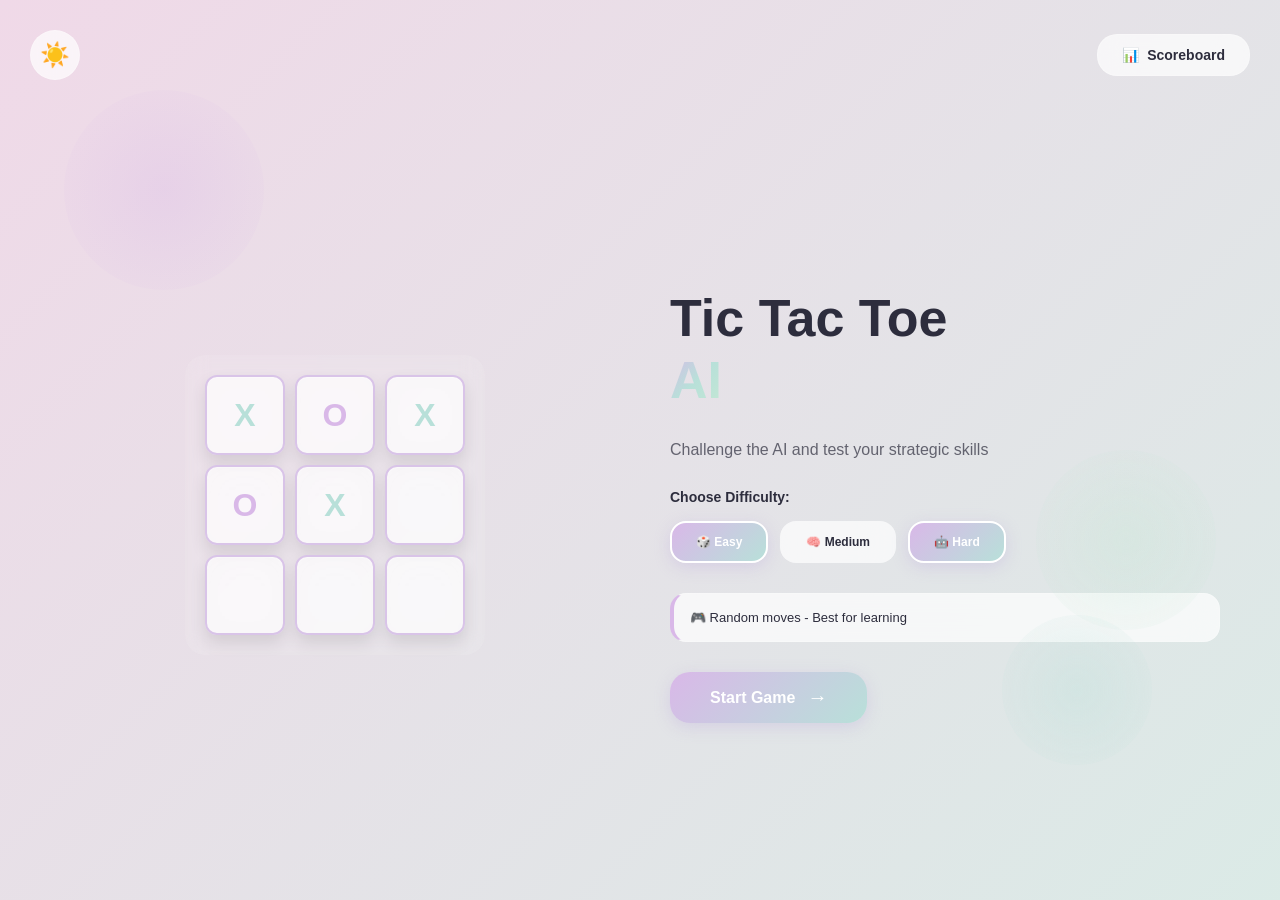
<file: index.html>
<!DOCTYPE html>
<html lang="en">
<head>
    <meta charset="UTF-8">
    <meta name="viewport" content="width=device-width, initial-scale=1.0">
    <title>Tic Tac Toe AI - Landing</title>
    <link rel="stylesheet" href="style.css">
</head>
<body>
    <div class="landing-page">
        <div class="floating-bg"></div>

        <header class="landing-header">
            <button class="theme-toggle" id="themeToggle" title="Toggle Dark Mode">
                <span id="themeIcon">☀️</span>
            </button>
            <a href="scoreboard.html" class="scoreboard-link">
                <span>📊</span> Scoreboard
            </a>
        </header>

        <main class="landing-container">
            <div class="board-section">
                <!-- CSS 3D Board Animation -->
                <div class="animated-board">
                    <div class="board-3d">
                        <div class="cell x">X</div>
                        <div class="cell o">O</div>
                        <div class="cell x">X</div>
                        <div class="cell o">O</div>
                        <div class="cell x">X</div>
                        <div class="cell"></div>
                        <div class="cell"></div>
                        <div class="cell"></div>
                        <div class="cell"></div>
                    </div>
                </div>
            </div>

            <div class="text-section">
                <h1 class="landing-title">
                    Tic Tac Toe
                    <br>
                    <span class="gradient-text">AI</span>
                </h1>

                <p class="landing-subtitle">Challenge the AI and test your strategic skills</p>

                <!-- Difficulty Selector -->
                <div class="difficulty-selector">
                    <label>Choose Difficulty:</label>
                    <div class="difficulty-buttons">
                        <button class="difficulty-btn active" data-difficulty="easy">🎲 Easy</button>
                        <button class="difficulty-btn" data-difficulty="medium">🧠 Medium</button>
                        <button class="difficulty-btn" data-difficulty="hard">🤖 Hard</button>
                    </div>
                </div>

                <!-- Difficulty Description -->
                <div class="difficulty-description" id="difficultyDesc">
                    🎮 Random moves - Best for learning
                </div>

                <!-- Start Button -->
                <a href="game.html" class="start-button" id="startBtn">
                    <span>Start Game</span>
                    <span class="button-icon">→</span>
                </a>
            </div>
        </main>

        <!-- Floating Elements -->
        <div class="float-element element-1"></div>
        <div class="float-element element-2"></div>
        <div class="float-element element-3"></div>
    </div>

    <script src="script.js"></script>
</body>
</html>
</file>
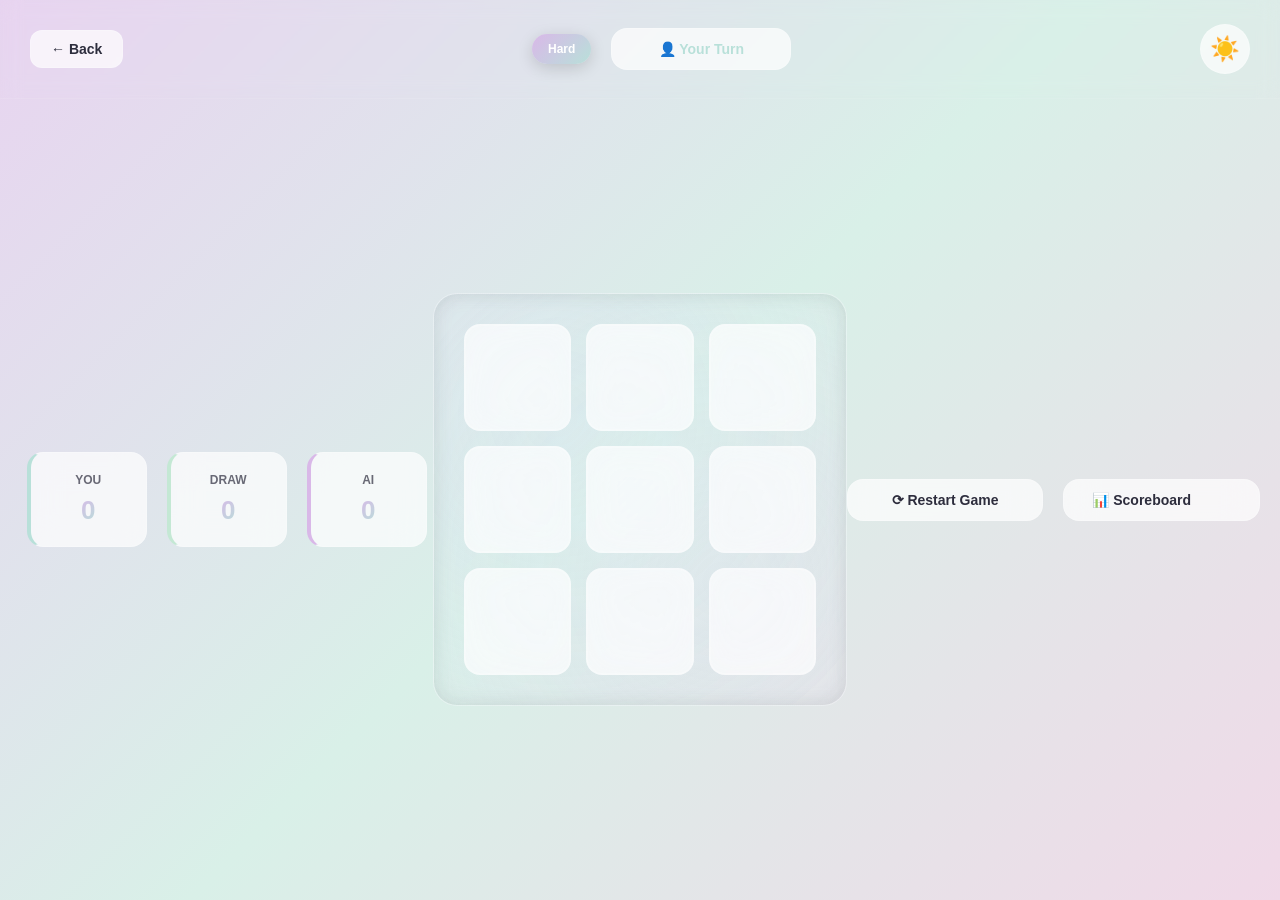
<file: game.html>
<!DOCTYPE html>
<html lang="en">
<head>
    <meta charset="UTF-8">
    <meta name="viewport" content="width=device-width, initial-scale=1.0">
    <title>Tic Tac Toe AI - Game</title>
    <link rel="stylesheet" href="style.css">
</head>
<body>
    <div class="game-page">
        <header class="game-header">
            <a href="index.html" class="back-button">← Back</a>

            <div class="game-info">
                <div class="difficulty-badge" id="difficultyBadge">Hard</div>
                <div class="turn-indicator" id="turnIndicator">👤 Your Turn</div>
            </div>

            <button class="theme-toggle" id="themeToggle" title="Toggle Dark Mode">
                <span id="themeIcon">☀️</span>
            </button>
        </header>

        <main class="game-container">
            <!-- Scores -->
            <div class="scores-container">
                <div class="score-card player">
                    <span class="score-label">You</span>
                    <span class="score-value" id="playerScore">0</span>
                </div>
                <div class="score-card draw">
                    <span class="score-label">Draw</span>
                    <span class="score-value" id="drawScore">0</span>
                </div>
                <div class="score-card ai">
                    <span class="score-label">AI</span>
                    <span class="score-value" id="aiScore">0</span>
                </div>
            </div>

            <!-- Game Board -->
            <div class="board-container">
                <div class="game-board" id="gameBoard">
                    <!-- Cells will be generated by JavaScript -->
                    <div class="cell" data-index="0"></div>
                    <div class="cell" data-index="1"></div>
                    <div class="cell" data-index="2"></div>
                    <div class="cell" data-index="3"></div>
                    <div class="cell" data-index="4"></div>
                    <div class="cell" data-index="5"></div>
                    <div class="cell" data-index="6"></div>
                    <div class="cell" data-index="7"></div>
                    <div class="cell" data-index="8"></div>
                </div>
            </div>

            <!-- Controls -->
            <div class="controls">
                <button class="control-btn restart-btn" id="restartBtn">⟳ Restart Game</button>
                <a href="scoreboard.html" class="control-btn scoreboard-btn">📊 Scoreboard</a>
            </div>
        </main>
    </div>

    <!-- Game Over Modal -->
    <div class="modal" id="gameOverModal" style="display: none;">
        <div class="modal-content">
            <div class="modal-icon" id="modalIcon">🎉</div>
            <h2 id="modalTitle">You Won!</h2>
            <p id="modalMessage">Congratulations, you beat the AI!</p>

            <div class="modal-buttons">
                <button class="modal-btn play-again" id="playAgainBtn">Play Again</button>
                <a href="index.html" class="modal-btn change-difficulty">Change Difficulty</a>
            </div>
        </div>
    </div>

    <script src="ai.js"></script>
    <script src="script.js"></script>
</body>
</html>
</file>
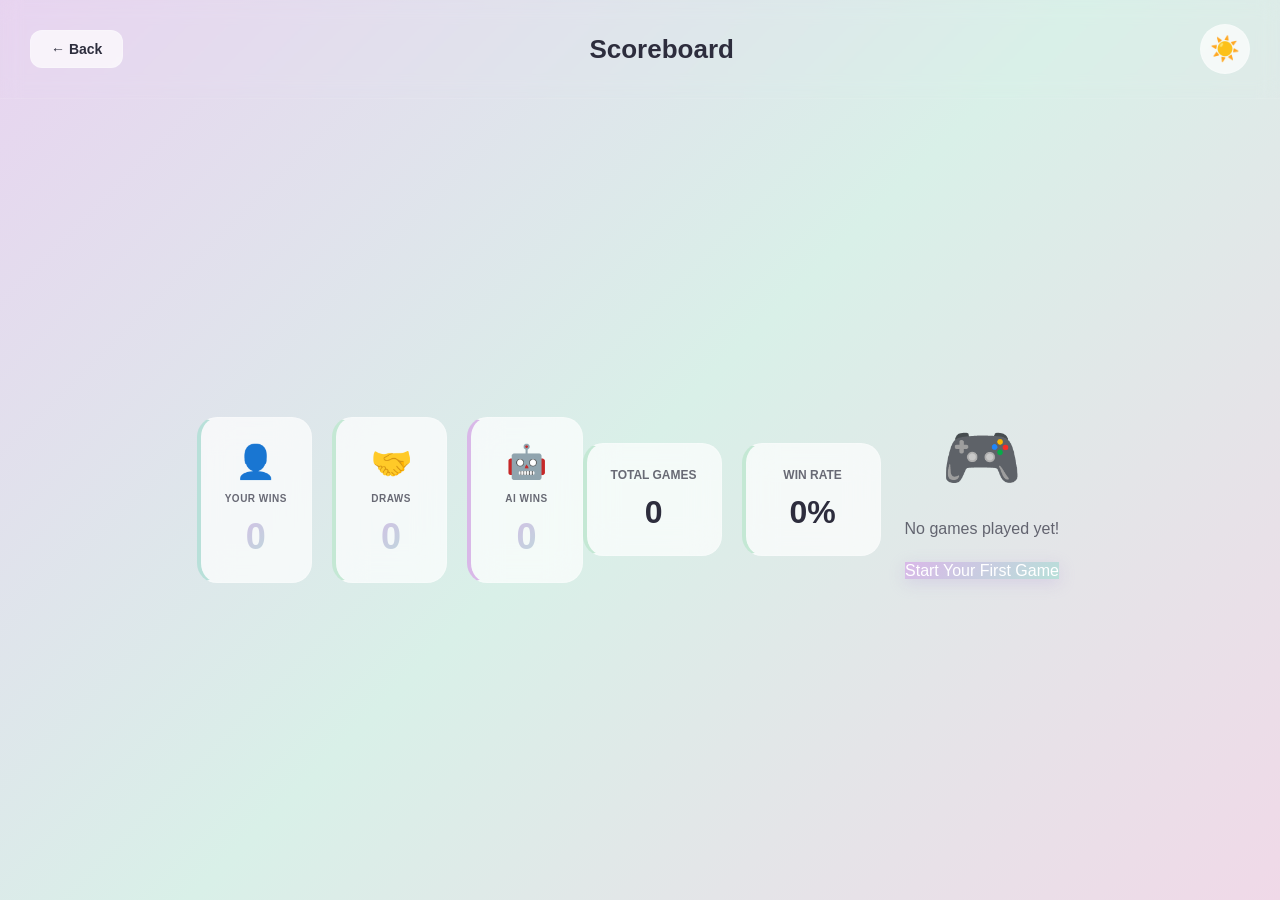
<file: scoreboard.html>
<!DOCTYPE html>
<html lang="en">
<head>
    <meta charset="UTF-8">
    <meta name="viewport" content="width=device-width, initial-scale=1.0">
    <title>Tic Tac Toe AI - Scoreboard</title>
    <link rel="stylesheet" href="style.css">
</head>
<body>
    <div class="scoreboard-page">
        <header class="scoreboard-header">
            <a href="index.html" class="back-button">← Back</a>
            <h1>Scoreboard</h1>
            <button class="theme-toggle" id="themeToggle" title="Toggle Dark Mode">
                <span id="themeIcon">☀️</span>
            </button>
        </header>

        <main class="scoreboard-container">
            <!-- Main Stats -->
            <div class="stats-grid">
                <div class="stat-card player-stat">
                    <div class="stat-icon">👤</div>
                    <div class="stat-label">Your Wins</div>
                    <div class="stat-value" id="playerWins">0</div>
                </div>

                <div class="stat-card draw-stat">
                    <div class="stat-icon">🤝</div>
                    <div class="stat-label">Draws</div>
                    <div class="stat-value" id="draws">0</div>
                </div>

                <div class="stat-card ai-stat">
                    <div class="stat-icon">🤖</div>
                    <div class="stat-label">AI Wins</div>
                    <div class="stat-value" id="aiWins">0</div>
                </div>
            </div>

            <!-- Summary Stats -->
            <div class="summary-stats">
                <div class="summary-card">
                    <div class="summary-label">Total Games</div>
                    <div class="summary-value" id="totalGames">0</div>
                </div>

                <div class="summary-card">
                    <div class="summary-label">Win Rate</div>
                    <div class="summary-value" id="winRate">0%</div>
                </div>
            </div>

            <!-- Performance Analysis -->
            <div class="performance-analysis" id="performanceAnalysis" style="display: none;">
                <h2>Performance Analysis</h2>
                <div class="chart-container">
                    <div class="bar-chart">
                        <div class="bar-item">
                            <label>Your Wins</label>
                            <div class="bar-track">
                                <div class="bar-fill player-bar" id="playerBar">
                                    <span id="playerPercent">0%</span>
                                </div>
                            </div>
                        </div>

                        <div class="bar-item">
                            <label>Draws</label>
                            <div class="bar-track">
                                <div class="bar-fill draw-bar" id="drawBar">
                                    <span id="drawPercent">0%</span>
                                </div>
                            </div>
                        </div>

                        <div class="bar-item">
                            <label>AI Wins</label>
                            <div class="bar-track">
                                <div class="bar-fill ai-bar" id="aiBar">
                                    <span id="aiPercent">0%</span>
                                </div>
                            </div>
                        </div>
                    </div>
                </div>
            </div>

            <!-- Empty State -->
            <div class="empty-state" id="emptyState">
                <div class="empty-icon">🎮</div>
                <p>No games played yet!</p>
                <a href="game.html" class="play-btn">Start Your First Game</a>
            </div>

            <!-- Actions -->
            <div class="scoreboard-actions" id="scoreboardActions" style="display: none;">
                <a href="game.html" class="action-btn play-btn">Play Again</a>
                <button class="action-btn reset-btn" id="resetBtn">Reset Scores</button>
            </div>
        </main>
    </div>

    <script src="script.js"></script>
</body>
</html>
</file>
<file: style.css>
/**
 * Tic Tac Toe AI - Complete Styling
 * Pure CSS - No frameworks or libraries
 */

:root {
  /* Garden Pastel Colors */
  --pastel-lavender: #E8D4F0;
  --pastel-lavender-dark: #D9C4E8;
  --pastel-blue: #D9F0E8;
  --pastel-blue-dark: #C4E8E0;
  --pastel-mint: #D4F0E6;
  --pastel-mint-dark: #B8E8D9;
  --pastel-peach: #F0D9E8;
  --pastel-peach-dark: #E8C4E0;

  /* Accent Colors */
  --accent-purple: #D9B8E8;
  --accent-blue: #B8E0D9;
  --accent-green: #C4E8D4;
  --accent-orange: #E8D4C4;

  /* Neutral Colors */
  --text-dark: #2d2d3d;
  --text-light: #f5f5f5;
  --bg-light: #fafafa;
  --bg-dark: #1a1a1f;

  /* Shadows */
  --shadow-sm: 0 2px 8px rgba(0, 0, 0, 0.1);
  --shadow-md: 0 4px 16px rgba(0, 0, 0, 0.15);
  --shadow-lg: 0 8px 32px rgba(0, 0, 0, 0.2);

  /* Glass Effect */
  --glass-bg: rgba(255, 255, 255, 0.7);
  --glass-bg-dark: rgba(26, 26, 31, 0.7);
  --glass-border: rgba(255, 255, 255, 0.2);
}

* {
  margin: 0;
  padding: 0;
  box-sizing: border-box;
}

html {
  scroll-behavior: smooth;
}

body {
  font-family: 'Segoe UI', Tahoma, Geneva, Verdana, sans-serif;
  background: linear-gradient(135deg, #E8D4F0 0%, #D9F0E8 50%, #F0D9E8 100%);
  color: var(--text-dark);
  transition: all 0.5s ease;
  min-height: 100vh;
  overflow-x: hidden;
}

body.dark-mode {
  background: linear-gradient(135deg, #2a2835 0%, #1f2a35 50%, #1a2a28 100%);
  color: var(--text-light);
}

/* ============================================
   ANIMATIONS & KEYFRAMES
   ============================================ */

@keyframes fadeIn {
  from {
    opacity: 0;
    transform: translateY(20px);
  }
  to {
    opacity: 1;
    transform: translateY(0);
  }
}

@keyframes slideIn {
  from {
    opacity: 0;
    transform: translateX(-30px);
  }
  to {
    opacity: 1;
    transform: translateX(0);
  }
}

@keyframes slideInRight {
  from {
    opacity: 0;
    transform: translateX(30px);
  }
  to {
    opacity: 1;
    transform: translateX(0);
  }
}

@keyframes bounce {
  0%, 100% {
    transform: translateY(0);
  }
  50% {
    transform: translateY(-10px);
  }
}

@keyframes pulse {
  0%, 100% {
    opacity: 1;
  }
  50% {
    opacity: 0.7;
  }
}

@keyframes float {
  0%, 100% {
    transform: translateY(0px);
  }
  50% {
    transform: translateY(-20px);
  }
}

@keyframes rotate3d {
  from {
    transform: rotateX(10deg) rotateY(20deg);
  }
  to {
    transform: rotateX(10deg) rotateY(380deg);
  }
}

@keyframes gradient {
  0% {
    background-position: 0% 50%;
  }
  50% {
    background-position: 100% 50%;
  }
  100% {
    background-position: 0% 50%;
  }
}

@keyframes glow {
  0%, 100% {
    box-shadow: 0 0 5px rgba(183, 159, 217, 0.5);
  }
  50% {
    box-shadow: 0 0 20px rgba(183, 159, 217, 0.8);
  }
}

/* ============================================
   GLOBAL STYLES
   ============================================ */

button {
  border: none;
  cursor: pointer;
  font-family: inherit;
  transition: all 0.3s ease;
}

a {
  text-decoration: none;
  color: inherit;
  transition: all 0.3s ease;
}

/* ============================================
   UTILITY CLASSES
   ============================================ */

.fade-in {
  animation: fadeIn 0.6s ease-out;
}

.slide-in {
  animation: slideIn 0.6s ease-out;
}

.bounce {
  animation: bounce 0.6s ease-in-out;
}

.pulse {
  animation: pulse 1s ease-in-out infinite;
}

.float {
  animation: float 3s ease-in-out infinite;
}

.glass {
  background: var(--glass-bg);
  backdrop-filter: blur(16px);
  -webkit-backdrop-filter: blur(16px);
  border: 1px solid var(--glass-border);
  border-radius: 20px;
}

body.dark-mode .glass {
  background: var(--glass-bg-dark);
}

/* ============================================
   THEME TOGGLE
   ============================================ */

.theme-toggle {
  width: 50px;
  height: 50px;
  border-radius: 50%;
  background: var(--glass-bg);
  backdrop-filter: blur(16px);
  border: 1px solid var(--glass-border);
  display: flex;
  align-items: center;
  justify-content: center;
  font-size: 24px;
  cursor: pointer;
  transition: all 0.3s ease;
}

body.dark-mode .theme-toggle {
  background: var(--glass-bg-dark);
}

.theme-toggle:hover {
  transform: translateY(-2px);
  box-shadow: var(--shadow-md);
}

/* ============================================
   LANDING PAGE
   ============================================ */

.landing-page {
  width: 100%;
  min-height: 100vh;
  display: flex;
  flex-direction: column;
  position: relative;
  overflow: hidden;
  background: linear-gradient(-45deg, #E8D4F0, #D9F0E8, #D4F0E6, #F0D9E8);
  background-size: 400% 400%;
  animation: gradient 15s ease infinite;
}

body.dark-mode .landing-page {
  background: linear-gradient(-45deg, #2a2835, #1f2a35, #1a2a28, #2a2a25);
}

.landing-header {
  display: flex;
  justify-content: space-between;
  align-items: center;
  padding: 30px;
  z-index: 10;
}

.scoreboard-link {
  display: flex;
  align-items: center;
  gap: 8px;
  padding: 12px 24px;
  background: var(--glass-bg);
  backdrop-filter: blur(16px);
  border: 1px solid var(--glass-border);
  border-radius: 20px;
  color: var(--text-dark);
  font-weight: 600;
  font-size: 14px;
  cursor: pointer;
}

body.dark-mode .scoreboard-link {
  background: var(--glass-bg-dark);
  color: var(--text-light);
}

.scoreboard-link:hover {
  transform: translateY(-2px);
  box-shadow: var(--shadow-md);
}

.landing-container {
  flex: 1;
  display: grid;
  grid-template-columns: 1fr 1fr;
  gap: 60px;
  align-items: center;
  justify-items: center;
  max-width: 1200px;
  width: 100%;
  margin: 0 auto;
  padding: 40px 20px;
}

.board-section {
  width: 100%;
  height: 400px;
  display: flex;
  align-items: center;
  justify-content: center;
}

.animated-board {
  width: 300px;
  height: 300px;
  perspective: 1000px;
}

.board-3d {
  width: 100%;
  height: 100%;
  display: grid;
  grid-template-columns: repeat(3, 1fr);
  gap: 10px;
  padding: 20px;
  background: rgba(255, 255, 255, 0.1);
  border-radius: 20px;
  backdrop-filter: blur(10px);
  animation: rotate3d 20s linear infinite;
  transform-style: preserve-3d;
}

.board-3d .cell {
  background: var(--glass-bg);
  border: 2px solid var(--pastel-lavender-dark);
  border-radius: 12px;
  display: flex;
  align-items: center;
  justify-content: center;
  font-size: 32px;
  font-weight: bold;
  cursor: default;
  color: var(--accent-blue);
  box-shadow: 0 8px 16px rgba(0, 0, 0, 0.1), inset 0 1px 0 rgba(255, 255, 255, 0.3);
}

body.dark-mode .board-3d .cell {
  background: var(--glass-bg-dark);
}

.board-3d .cell.x {
  color: var(--accent-blue);
}

.board-3d .cell.o {
  color: var(--accent-purple);
}

.text-section {
  width: 100%;
  display: flex;
  flex-direction: column;
  gap: 30px;
}

.landing-title {
  font-size: 52px;
  font-weight: 800;
  line-height: 1.2;
  color: var(--text-dark);
  margin: 0;
}

body.dark-mode .landing-title {
  color: var(--text-light);
}

.landing-title .gradient-text {
  background: linear-gradient(135deg, var(--accent-purple), var(--accent-blue), var(--accent-green));
  -webkit-background-clip: text;
  -webkit-text-fill-color: transparent;
  background-clip: text;
}

.landing-subtitle {
  font-size: 16px;
  color: var(--text-dark);
  opacity: 0.7;
  margin: 0;
}

body.dark-mode .landing-subtitle {
  color: var(--text-light);
}

.difficulty-selector {
  display: flex;
  flex-direction: column;
  gap: 16px;
}

.difficulty-selector label {
  font-size: 14px;
  font-weight: 600;
  color: var(--text-dark);
}

body.dark-mode .difficulty-selector label {
  color: var(--text-light);
}

.difficulty-buttons {
  display: flex;
  gap: 12px;
  flex-wrap: wrap;
}

.difficulty-btn {
  padding: 12px 24px;
  background: var(--glass-bg);
  backdrop-filter: blur(16px);
  border: 2px solid transparent;
  border-radius: 16px;
  color: var(--text-dark);
  font-weight: 600;
  font-size: 12px;
  transition: all 0.3s ease;
  cursor: pointer;
}

body.dark-mode .difficulty-btn {
  background: var(--glass-bg-dark);
  color: var(--text-light);
}

.difficulty-btn:hover {
  transform: translateY(-2px);
  box-shadow: var(--shadow-md);
}

.difficulty-btn.active {
  background: linear-gradient(135deg, var(--accent-purple), var(--accent-blue));
  color: white;
  border-color: white;
  box-shadow: 0 4px 16px rgba(183, 159, 217, 0.3);
}

.difficulty-description {
  padding: 16px;
  background: var(--glass-bg);
  backdrop-filter: blur(16px);
  border: 1px solid var(--glass-border);
  border-radius: 16px;
  border-left: 4px solid var(--accent-purple);
  font-size: 13px;
  color: var(--text-dark);
  font-weight: 500;
}

body.dark-mode .difficulty-description {
  background: var(--glass-bg-dark);
  color: var(--text-light);
}

.start-button {
  padding: 14px 40px;
  background: linear-gradient(135deg, var(--accent-purple), var(--accent-blue));
  color: white;
  border: none;
  border-radius: 20px;
  font-size: 16px;
  font-weight: 700;
  cursor: pointer;
  display: flex;
  align-items: center;
  justify-content: center;
  gap: 12px;
  box-shadow: 0 4px 16px rgba(183, 159, 217, 0.3);
  transition: all 0.3s ease;
  align-self: flex-start;
}

.start-button:hover {
  transform: translateY(-4px);
  box-shadow: 0 8px 32px rgba(183, 159, 217, 0.4);
}

.button-icon {
  font-size: 20px;
  transition: transform 0.3s ease;
}

.start-button:hover .button-icon {
  transform: translateX(4px);
}

/* Floating Elements */
.floating-bg, .float-element {
  position: absolute;
  border-radius: 50%;
  opacity: 0.3;
  pointer-events: none;
}

.element-1 {
  width: 200px;
  height: 200px;
  background: radial-gradient(circle, var(--accent-purple), transparent);
  top: 10%;
  left: 5%;
  animation: float 4s ease-in-out infinite;
}

.element-2 {
  width: 150px;
  height: 150px;
  background: radial-gradient(circle, var(--accent-blue), transparent);
  bottom: 15%;
  right: 10%;
  animation: float 5s ease-in-out infinite;
  animation-delay: 0.5s;
}

.element-3 {
  width: 180px;
  height: 180px;
  background: radial-gradient(circle, var(--accent-green), transparent);
  top: 50%;
  right: 5%;
  animation: float 6s ease-in-out infinite;
  animation-delay: 1s;
}

/* ============================================
   GAME PAGE
   ============================================ */

.game-page {
  width: 100%;
  min-height: 100vh;
  display: flex;
  flex-direction: column;
  background: linear-gradient(135deg, #E8D4F0 0%, #D9F0E8 50%, #F0D9E8 100%);
  animation: gradient 15s ease infinite;
}

body.dark-mode .game-page {
  background: linear-gradient(135deg, #2a2835 0%, #1f2a35 50%, #1a2a28 100%);
}

.game-header {
  display: flex;
  justify-content: space-between;
  align-items: center;
  padding: 24px 30px;
  backdrop-filter: blur(10px);
  border-bottom: 1px solid rgba(255, 255, 255, 0.1);
  gap: 20px;
}

.back-button {
  padding: 10px 20px;
  background: var(--glass-bg);
  backdrop-filter: blur(16px);
  border: 1px solid var(--glass-border);
  border-radius: 12px;
  color: var(--text-dark);
  font-weight: 600;
  font-size: 14px;
  transition: all 0.3s ease;
  cursor: pointer;
}

body.dark-mode .back-button {
  background: var(--glass-bg-dark);
  color: var(--text-light);
}

.back-button:hover {
  transform: translateX(-4px);
  box-shadow: var(--shadow-md);
}

.game-info {
  display: flex;
  align-items: center;
  gap: 20px;
  flex: 1;
  justify-content: center;
}

.difficulty-badge {
  padding: 8px 16px;
  background: linear-gradient(135deg, var(--accent-purple), var(--accent-blue));
  color: white;
  border-radius: 20px;
  font-weight: 600;
  font-size: 12px;
  box-shadow: var(--shadow-md);
}

.turn-indicator {
  padding: 12px 24px;
  background: var(--glass-bg);
  backdrop-filter: blur(16px);
  border: 1px solid var(--glass-border);
  border-radius: 16px;
  font-weight: 600;
  font-size: 14px;
  min-width: 180px;
  text-align: center;
  transition: all 0.3s ease;
  color: var(--accent-blue);
}

body.dark-mode .turn-indicator {
  background: var(--glass-bg-dark);
  color: var(--text-light);
}

.game-container {
  flex: 1;
  display: flex;
  align-items: center;
  justify-content: center;
  padding: 40px 20px;
}

.game-content {
  display: flex;
  flex-direction: column;
  gap: 40px;
  align-items: center;
  width: 100%;
  max-width: 600px;
}

.scores-container {
  display: flex;
  gap: 20px;
  justify-content: center;
  width: 100%;
}

.score-card {
  display: flex;
  flex-direction: column;
  align-items: center;
  padding: 20px 32px;
  background: var(--glass-bg);
  backdrop-filter: blur(16px);
  border: 1px solid var(--glass-border);
  border-radius: 16px;
  min-width: 120px;
  transition: all 0.3s ease;
}

body.dark-mode .score-card {
  background: var(--glass-bg-dark);
}

.score-card:hover {
  transform: translateY(-4px);
  box-shadow: var(--shadow-md);
}

.score-card.player {
  border-left: 4px solid var(--accent-blue);
}

.score-card.ai {
  border-left: 4px solid var(--accent-purple);
}

.score-card.draw {
  border-left: 4px solid var(--accent-green);
}

.score-label {
  font-size: 12px;
  font-weight: 600;
  text-transform: uppercase;
  opacity: 0.7;
  margin-bottom: 8px;
  color: var(--text-dark);
}

body.dark-mode .score-label {
  color: var(--text-light);
}

.score-value {
  font-size: 26px;
  font-weight: 800;
  background: linear-gradient(135deg, var(--accent-purple), var(--accent-blue));
  -webkit-background-clip: text;
  -webkit-text-fill-color: transparent;
  background-clip: text;
}

.board-container {
  width: 100%;
  max-width: 500px;
}

.game-board {
  display: grid;
  grid-template-columns: repeat(3, 1fr);
  gap: 15px;
  padding: 30px;
  background: radial-gradient(circle at 30% 30%, rgba(214, 232, 247, 0.2), transparent),
    radial-gradient(circle at 70% 70%, rgba(230, 217, 245, 0.2), transparent);
  box-shadow: inset 0 0 20px rgba(0, 0, 0, 0.1);
  backdrop-filter: blur(8px);
  border: 1px solid rgba(255, 255, 255, 0.3);
  border-radius: 24px;
}

body.dark-mode .game-board {
  background: radial-gradient(circle at 30% 30%, rgba(74, 92, 110, 0.2), transparent),
    radial-gradient(circle at 70% 70%, rgba(42, 40, 53, 0.2), transparent);
  box-shadow: inset 0 0 20px rgba(0, 0, 0, 0.3);
  border-color: rgba(255, 255, 255, 0.1);
}

.cell {
  aspect-ratio: 1;
  background: var(--glass-bg);
  backdrop-filter: blur(16px);
  border: 2px solid var(--glass-border);
  border-radius: 16px;
  display: flex;
  align-items: center;
  justify-content: center;
  font-size: 40px;
  font-weight: 800;
  cursor: pointer;
  transition: all 0.3s ease;
  color: var(--accent-blue);
  position: relative;
  overflow: hidden;
}

body.dark-mode .cell {
  background: var(--glass-bg-dark);
}

.cell:hover {
  transform: scale(1.08) translateY(-4px);
  box-shadow: var(--shadow-lg);
  border-color: var(--accent-purple);
}

.cell.x {
  color: var(--accent-blue);
}

.cell.o {
  color: var(--accent-purple);
}

.cell.winning {
  animation: glow 2s ease-in-out infinite;
  background: radial-gradient(circle, rgba(125, 180, 217, 0.2), transparent);
}

.controls {
  display: flex;
  gap: 20px;
  width: 100%;
  justify-content: center;
  flex-wrap: wrap;
}

.control-btn {
  padding: 12px 28px;
  background: var(--glass-bg);
  backdrop-filter: blur(16px);
  border: 1px solid var(--glass-border);
  border-radius: 16px;
  color: var(--text-dark);
  font-weight: 600;
  font-size: 14px;
  cursor: pointer;
  transition: all 0.3s ease;
  flex: 1;
  min-width: 150px;
}

body.dark-mode .control-btn {
  background: var(--glass-bg-dark);
  color: var(--text-light);
}

.control-btn:hover:not(:disabled) {
  transform: translateY(-2px);
  box-shadow: var(--shadow-md);
  background: linear-gradient(135deg, var(--accent-purple), var(--accent-blue));
  color: white;
  border-color: transparent;
}

.control-btn:disabled {
  opacity: 0.5;
  cursor: not-allowed;
}

/* Modal */
.modal {
  position: fixed;
  top: 0;
  left: 0;
  width: 100%;
  height: 100%;
  background: rgba(0, 0, 0, 0.6);
  backdrop-filter: blur(4px);
  display: flex;
  align-items: center;
  justify-content: center;
  z-index: 1000;
  padding: 20px;
}

.modal-content {
  background: var(--glass-bg);
  backdrop-filter: blur(20px);
  border: 1px solid var(--glass-border);
  border-radius: 32px;
  padding: 48px 40px;
  text-align: center;
  max-width: 400px;
  box-shadow: 0 8px 64px rgba(0, 0, 0, 0.3);
  animation: slideInRight 0.4s ease-out;
}

body.dark-mode .modal-content {
  background: var(--glass-bg-dark);
}

.modal-icon {
  font-size: 65px;
  margin-bottom: 24px;
  display: block;
  animation: bounce 0.6s ease-in-out;
}

.modal-content h2 {
  font-size: 28px;
  margin-bottom: 16px;
  color: var(--text-dark);
  font-weight: 800;
}

body.dark-mode .modal-content h2 {
  color: var(--text-light);
}

.modal-content p {
  font-size: 14px;
  color: var(--text-dark);
  opacity: 0.7;
  margin-bottom: 32px;
  line-height: 1.6;
}

body.dark-mode .modal-content p {
  color: var(--text-light);
}

.modal-buttons {
  display: flex;
  gap: 16px;
  flex-direction: column;
}

.modal-btn {
  padding: 12px 28px;
  border: none;
  border-radius: 16px;
  font-weight: 600;
  font-size: 14px;
  cursor: pointer;
  transition: all 0.3s ease;
}

.play-again {
  background: linear-gradient(135deg, var(--accent-purple), var(--accent-blue));
  color: white;
  box-shadow: 0 4px 16px rgba(183, 159, 217, 0.3);
}

.play-again:hover {
  transform: translateY(-2px);
  box-shadow: 0 6px 24px rgba(183, 159, 217, 0.4);
}

.change-difficulty {
  background: var(--glass-bg);
  border: 1px solid var(--glass-border);
  color: var(--text-dark);
}

body.dark-mode .change-difficulty {
  background: var(--glass-bg-dark);
  color: var(--text-light);
}

.change-difficulty:hover {
  transform: translateY(-2px);
  box-shadow: var(--shadow-md);
}

/* ============================================
   SCOREBOARD PAGE
   ============================================ */

.scoreboard-page {
  width: 100%;
  min-height: 100vh;
  display: flex;
  flex-direction: column;
  background: linear-gradient(135deg, #E8D4F0 0%, #D9F0E8 50%, #F0D9E8 100%);
  animation: gradient 15s ease infinite;
}}}

body.dark-mode .scoreboard-page {
  background: linear-gradient(135deg, #2a2835 0%, #1f2a35 50%, #1a2a28 100%);
}

.scoreboard-header {
  display: flex;
  justify-content: space-between;
  align-items: center;
  padding: 24px 30px;
  backdrop-filter: blur(10px);
  border-bottom: 1px solid rgba(255, 255, 255, 0.1);
}

.scoreboard-header h1 {
  font-size: 26px;
  font-weight: 800;
  color: var(--text-dark);
  margin: 0;
  flex: 1;
  text-align: center;
}

body.dark-mode .scoreboard-header h1 {
  color: var(--text-light);
}

.scoreboard-container {
  flex: 1;
  display: flex;
  align-items: center;
  justify-content: center;
  padding: 40px 20px;
}

.scoreboard-content {
  width: 100%;
  max-width: 600px;
  display: flex;
  flex-direction: column;
  gap: 32px;
}

/* Stats Grid */
.stats-grid {
  display: grid;
  grid-template-columns: repeat(3, 1fr);
  gap: 20px;
}

.stat-card {
  background: var(--glass-bg);
  backdrop-filter: blur(16px);
  border: 1px solid var(--glass-border);
  border-radius: 20px;
  padding: 24px;
  text-align: center;
  transition: all 0.3s ease;
}

body.dark-mode .stat-card {
  background: var(--glass-bg-dark);
}

.stat-card:hover {
  transform: translateY(-8px);
  box-shadow: var(--shadow-lg);
}

.stat-card.player-stat {
  border-left: 4px solid var(--accent-blue);
}

.stat-card.draw-stat {
  border-left: 4px solid var(--accent-green);
}

.stat-card.ai-stat {
  border-left: 4px solid var(--accent-purple);
}

.stat-icon {
  font-size: 33px;
  margin-bottom: 12px;
  display: block;
}

.stat-label {
  font-size: 10px;
  font-weight: 600;
  text-transform: uppercase;
  opacity: 0.7;
  margin-bottom: 12px;
  letter-spacing: 0.5px;
  color: var(--text-dark);
}

body.dark-mode .stat-label {
  color: var(--text-light);
}

.stat-value {
  font-size: 36px;
  font-weight: 800;
  background: linear-gradient(135deg, var(--accent-purple), var(--accent-blue));
  -webkit-background-clip: text;
  -webkit-text-fill-color: transparent;
  background-clip: text;
}

/* Summary Stats */
.summary-stats {
  display: grid;
  grid-template-columns: 1fr 1fr;
  gap: 20px;
}

.summary-card {
  background: var(--glass-bg);
  backdrop-filter: blur(16px);
  border: 1px solid var(--glass-border);
  border-radius: 20px;
  padding: 24px;
  text-align: center;
  border-left: 4px solid var(--accent-green);
  transition: all 0.3s ease;
}

body.dark-mode .summary-card {
  background: var(--glass-bg-dark);
}

.summary-card:hover {
  transform: translateY(-4px);
  box-shadow: var(--shadow-md);
}

.summary-label {
  font-size: 12px;
  font-weight: 600;
  text-transform: uppercase;
  opacity: 0.7;
  margin-bottom: 12px;
  color: var(--text-dark);
}

body.dark-mode .summary-label {
  color: var(--text-light);
}

.summary-value {
  font-size: 32px;
  font-weight: 800;
  color: var(--text-dark);
}

body.dark-mode .summary-value {
  color: var(--text-light);
}

/* Performance Analysis */
.performance-analysis {
  background: var(--glass-bg);
  backdrop-filter: blur(16px);
  border: 1px solid var(--glass-border);
  border-radius: 20px;
  padding: 32px;
}

body.dark-mode .performance-analysis {
  background: var(--glass-bg-dark);
}

.performance-analysis h2 {
  font-size: 16px;
  font-weight: 700;
  margin-bottom: 24px;
  color: var(--text-dark);
}

body.dark-mode .performance-analysis h2 {
  color: var(--text-light);
}

.bar-chart {
  display: flex;
  flex-direction: column;
  gap: 20px;
}

.bar-item {
  display: flex;
  flex-direction: column;
  gap: 8px;
}

.bar-item label {
  font-size: 12px;
  font-weight: 600;
  color: var(--text-dark);
}

body.dark-mode .bar-item label {
  color: var(--text-light);
}

.bar-track {
  width: 100%;
  height: 30px;
  background: rgba(0, 0, 0, 0.1);
  border-radius: 15px;
  overflow: hidden;
  position: relative;
}

body.dark-mode .bar-track {
  background: rgba(255, 255, 255, 0.1);
}

.bar-fill {
  height: 100%;
  display: flex;
  align-items: center;
  justify-content: flex-end;
  padding-right: 12px;
  border-radius: 15px;
  position: relative;
  transition: width 0.6s ease;
}

.bar-fill span {
  font-size: 12px;
  font-weight: 700;
  color: white;
}

.player-bar {
  background: linear-gradient(90deg, var(--accent-blue), var(--accent-green));
}

.draw-bar {
  background: linear-gradient(90deg, var(--accent-green), var(--accent-purple));
}

.ai-bar {
  background: linear-gradient(90deg, var(--accent-purple), var(--accent-orange));
}

/* Empty State */
.empty-state {
  text-align: center;
  padding: 48px 24px;
}

.empty-icon {
  font-size: 65px;
  margin-bottom: 24px;
  display: block;
  animation: float 3s ease-in-out infinite;
}

.empty-state p {
  font-size: 16px;
  color: var(--text-dark);
  margin-bottom: 24px;
  opacity: 0.7;
}

body.dark-mode .empty-state p {
  color: var(--text-light);
}

/* Actions */
.scoreboard-actions {
  display: flex;
  gap: 16px;
  flex-wrap: wrap;
}

.action-btn {
  flex: 1;
  min-width: 150px;
  padding: 12px 28px;
  border: none;
  border-radius: 16px;
  font-weight: 600;
  font-size: 14px;
  cursor: pointer;
  transition: all 0.3s ease;
}

.play-btn {
  background: linear-gradient(135deg, var(--accent-purple), var(--accent-blue));
  color: white;
  box-shadow: 0 4px 16px rgba(183, 159, 217, 0.3);
}

.play-btn:hover {
  transform: translateY(-2px);
  box-shadow: 0 6px 24px rgba(183, 159, 217, 0.4);
}

.reset-btn {
  background: var(--glass-bg);
  border: 1px solid var(--glass-border);
  color: var(--text-dark);
}

body.dark-mode .reset-btn {
  background: var(--glass-bg-dark);
  color: var(--text-light);
}

.reset-btn:hover {
  transform: translateY(-2px);
  box-shadow: var(--shadow-md);
  background: linear-gradient(135deg, var(--accent-orange), var(--accent-purple));
  color: white;
  border-color: transparent;
}

/* ============================================
   RESPONSIVE DESIGN
   ============================================ */

@media (max-width: 1024px) {
  .landing-container {
    grid-template-columns: 1fr;
    gap: 40px;
  }

  .board-section {
    height: 350px;
  }

  .landing-title {
    font-size: 44px;
  }
}

@media (max-width: 768px) {
  :root {
    font-size: 14px;
  }

  .landing-header {
    flex-direction: column;
    gap: 16px;
    padding: 20px;
  }

  .landing-title {
    font-size: 36px;
  }

  .landing-subtitle {
    font-size: 14px;
  }

  .landing-container {
    gap: 30px;
    padding: 20px;
  }

  .difficulty-buttons {
    width: 100%;
  }

  .difficulty-btn {
    flex: 1;
    min-width: 80px;
  }

  .start-button {
    width: 100%;
    padding: 14px 32px;
  }

  .board-section {
    height: 250px;
  }

  .animated-board {
    width: 250px;
    height: 250px;
  }

  .game-header {
    flex-direction: column;
    gap: 12px;
    padding: 16px;
  }

  .game-info {
    flex-direction: column;
    gap: 12px;
  }

  .game-content {
    gap: 24px;
  }

  .scores-container {
    gap: 12px;
  }

  .score-card {
    padding: 16px 24px;
    min-width: 90px;
  }

  .score-value {
    font-size: 24px;
  }

  .game-board {
    padding: 20px;
    gap: 10px;
  }

  .cell {
    font-size: 36px;
  }

  .board-container {
    max-width: 400px;
  }

  .modal-content {
    padding: 32px 24px;
  }

  .modal-icon {
    font-size: 48px;
  }

  .modal-content h2 {
    font-size: 24px;
  }

  .stats-grid {
    gap: 16px;
  }

  .stat-card {
    padding: 18px;
  }

  .stat-icon {
    font-size: 26px;
  }

  .stat-value {
    font-size: 32px;
  }

  .summary-stats {
    grid-template-columns: 1fr;
  }

  .scoreboard-actions {
    flex-direction: column;
  }

  .action-btn {
    width: 100%;
  }

  .scoreboard-header {
    flex-direction: column;
    gap: 16px;
    padding: 16px;
  }

  .scoreboard-header h1 {
    text-align: center;
    font-size: 20px;
  }

  .float-element {
    display: none;
  }
}

@media (max-width: 480px) {
  .landing-title {
    font-size: 28px;
  }

  .landing-subtitle {
    font-size: 14px;
  }

  .difficulty-buttons {
    flex-direction: column;
  }

  .difficulty-btn {
    width: 100%;
  }

  .game-board {
    padding: 15px;
    gap: 8px;
  }

  .cell {
    font-size: 32px;
  }

  .scoreboard-content {
    gap: 20px;
  }
}
</file>
